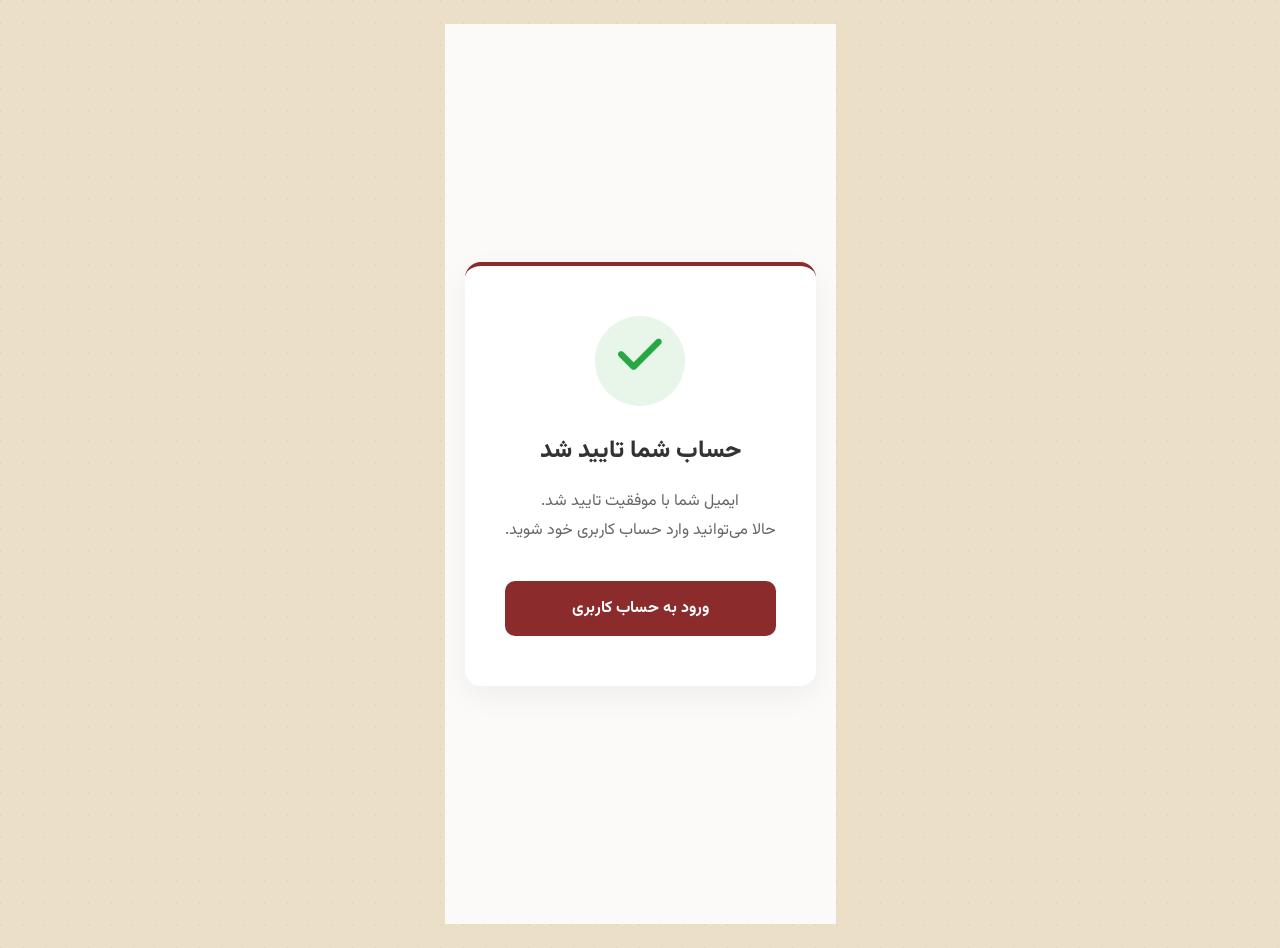
<file: confirm.html>
<!doctype html>
<html lang="fa" dir="rtl">
  <head>
    <meta charset="UTF-8" />
    <meta name="viewport" content="width=device-width, initial-scale=1.0" />
    <title>تایید حساب | خاک و دست</title>
    <link rel="icon" type="image/svg+xml" href="./imges/favicon.svg" />
    <link
      rel="stylesheet"
      href="https://cdnjs.cloudflare.com/ajax/libs/font-awesome/6.5.1/css/all.min.css"
    />
    <link rel="stylesheet" href="./css/webfont.css" />
    <link rel="stylesheet" href="./css/style.css" />
    <link rel="stylesheet" href="./css/auth.css" />

    <style>
      /* تنظیمات اختصاصی این صفحه */
      .confirm-container {
        display: flex;
        justify-content: center;
        align-items: center;
        min-height: 100vh;
        /* رنگ پس‌زمینه ملایم که با استایل سایت هماهنگ است */
        background-color: #fcfaf8;
        padding: 20px;
      }

      .confirm-card {
        background: #ffffff;
        padding: 50px 40px;
        border-radius: 16px;
        box-shadow: 0 10px 30px rgba(0, 0, 0, 0.05);
        text-align: center;
        max-width: 450px;
        width: 100%;
        border-top: 4px solid #8b2b2b; /* رنگ برند شما */
        animation: slideUp 0.5s ease-out forwards;
      }

      /* آیکون تیک */
      .confirm-icon {
        font-size: 50px;
        color: #28a745;
        margin-bottom: 20px;
        background: #e8f5e9;
        width: 90px;
        height: 90px;
        line-height: 90px;
        border-radius: 50%;
        margin: 0 auto 25px auto;
      }

      .confirm-title {
        font-size: 1.5rem;
        font-weight: 800;
        color: #333;
        margin-bottom: 15px;
      }

      .confirm-text {
        color: #666;
        font-size: 1rem;
        line-height: 1.8;
        margin-bottom: 35px;
      }

      .btn-confirm-login {
        display: inline-block;
        background-color: #8b2b2b;
        color: #ffffff;
        padding: 14px 30px;
        text-decoration: none;
        border-radius: 10px;
        font-weight: bold;
        width: 100%;
        box-sizing: border-box;
        transition: all 0.3s ease;
        border: none;
        cursor: pointer;
      }

      .btn-confirm-login:hover {
        background-color: #6a1a1a;
        transform: translateY(-2px);
        box-shadow: 0 5px 15px rgba(139, 43, 43, 0.3);
      }

      @keyframes slideUp {
        from {
          opacity: 0;
          transform: translateY(30px);
        }
        to {
          opacity: 1;
          transform: translateY(0);
        }
      }
    </style>
  </head>

  <!-- کلاس auth-body را از خود سایت شما استفاده کردیم تا رنگ پس‌زمینه یکسان باشد -->
  <body class="auth-body">
    <div class="confirm-container">
      <div class="confirm-card">
        <!-- استفاده از آیکون فونت‌آوسام که در سایت دارید -->
        <div class="confirm-icon">
          <i class="fa-solid fa-check"></i>
        </div>

        <h1 class="confirm-title">حساب شما تایید شد</h1>

        <p class="confirm-text">
          ایمیل شما با موفقیت تایید شد.<br />
          حالا می‌توانید وارد حساب کاربری خود شوید.
        </p>

        <a href="login.html" class="btn-confirm-login">ورود به حساب کاربری</a>
      </div>
    </div>
  </body>
</html>
</file>
<file: css/webfont.css>
@import url("https://fonts.googleapis.com/css2?family=Lalezar&family=Vazirmatn:wght@300;400;500;600;700;800&family=JetBrains+Mono:wght@400;500&display=swap");
:root {
  --font-body: "Vazirmatn", sans-serif;
  --font-display: "Lalezar", sans-serif;
  --font-mono: "JetBrains Mono", monospace;
}
</file>
<file: css/style.css>
:root {
  color-scheme: light only;
  --sand: #ebdfc7; /* بدنه خاک رس نپخته */
  --sand-light: #f6efde;
  --clay: #b24a2b; /* سرخ خاک پخته */
  --clay-dark: #8e3a21;
  --glaze: #4c6b58; /* سبز لعاب سلادون */
  --glaze-light: #7c9a85;
  --ink: #2c221a;
  --ink-soft: #6b5a48;
  --line: #d9c9a8;
  --paper: #fbf6ec;
  --radius-organic: 255px 15px 225px 15px / 15px 225px 15px 255px;
  --radius-hero: 60% 10% 60% 10%/10% 60% 10% 60%;
  --ease: cubic-bezier(0.22, 0.61, 0.36, 1);
}

* {
  box-sizing: border-box;
}
html {
  scroll-behavior: smooth;
  color-scheme: light only;
}
body {
  margin: 0;
  background: var(--sand);
  color: var(--ink);
  font-family: var(--font-body);
  line-height: 1.7;
  -webkit-font-smoothing: antialiased;
  background-image: radial-gradient(
    circle at 1px 1px,
    rgba(44, 34, 26, 0.035) 1px,
    transparent 0
  );
  background-size: 22px 22px;
}
a {
  color: inherit;
  text-decoration: none;
}
ul {
  list-style: none;
  margin: 0;
  padding: 0;
}
button {
  font-family: inherit;
  cursor: pointer;
}
img {
  /* max-width: 100%; */
  display: block;
}

::selection {
  background: var(--clay);
  color: #fff;
}
:focus-visible {
  outline: 2px solid var(--glaze);
  outline-offset: 3px;
}

.display {
  font-family: var(--font-display);
  font-weight: 400;
}
.mono {
  font-family: var(--font-mono);
  letter-spacing: 0.02em;
}

.wrap {
  max-width: 1160px;
  margin: 0 auto;
  padding: 0 32px;
}

/* ---------- NAV ---------- */
.overlay {
  position: fixed;
  top: 0;
  left: 0;
  width: 100%;
  height: 100vh;
  background-color: rgba(0, 0, 0, 0.5);
  opacity: 0;
  visibility: hidden;
  transition: all 0.3s var(--ease);
  z-index: 99;
  cursor: pointer;
}
.overlay.show {
  opacity: 1;
  visibility: visible;
}
.disable {
  opacity: 0.3;
  pointer-events: note !important;
  cursor: not-allowed !important;
}
header.nav {
  position: fixed;
  inset-inline: 0;
  top: 0;
  z-index: 99;
  background: rgba(235, 223, 199, 0.86);
  backdrop-filter: blur(8px);
  border-bottom: 1px solid var(--line);
}
.nav-inner {
  position: relative;
  max-width: 1160px;
  margin: 0 auto;
  padding: 16px 32px;
  display: flex;
  align-items: center;
  justify-content: space-between;
}
.nav-logo {
  display: inline-flex;
  flex-direction: column;
  align-items: center;
  gap: 0.06em;
  font-family: "Lalezar", var(--font-display), sans-serif;
  font-size: 1.9rem; /* اندازه کل لوگو؛ همه چیز با em مقیاس می‌گیرد */
  line-height: 1.1;
  color: var(--clay-dark, #2b1d16);
  text-decoration: none;
}

.nav-logo .logo-words {
  display: flex;
  align-items: center;
  gap: 0.14em;
}

.nav-logo .khak {
  color: var(--clay-dark, #2b1d16);
}
.nav-logo .dast {
  color: #b24a2b;
}

.nav-logo .mark {
  height: 1em;
  width: 0.72em;
  flex-shrink: 0;
  display: block;
  margin-top: -0.04em;
}

.nav-logo .swash {
  width: 100%;
  height: 0.2em;
  display: block;
}
/* logo webp for login & signup pages */
.auth-logo {
  width: 100%;
  max-width: 350px;
  /* height: 60px; */
  margin: 0 auto 15px auto;
}

.auth-logo img {
  width: clamp(120px, 50%, 220px);
  margin: 0 auto;
  height: auto;
  display: block;
}
.nav-links {
  display: flex;
  gap: 38px;
}
.nav-links a {
  font-size: 0.95rem;
  font-weight: 600;
  color: var(--ink-soft);
  position: relative;
  padding: 4px 2px;
  transition: color 0.25s var(--ease);
}
.nav-links a::after {
  content: "";
  position: absolute;
  right: 0;
  left: 0;
  bottom: -3px;
  height: 2px;
  background: var(--clay);
  transform: scaleX(0);
  transform-origin: left;
  transition: transform 0.3s var(--ease);
  border-radius: 2px;
}
.nav-links a:hover {
  color: var(--ink);
}
.nav-links a:hover::after {
  transform: scaleX(1);
}
.mobile-order-btn {
  display: none;
}

.nav-cta:hover {
  background: var(--clay-dark);
  transform: translateY(-2px);
}
/* login and guest */
.nav-actions {
  display: flex;
  align-items: center;
  gap: 20px;
}
/* استایل آیکون سبد خرید در header */
.cart-icon-wrapper {
  position: relative;
  display: flex;
  align-items: center;
  justify-content: center;
  color: var(--ink);
  font-size: 1.4rem;
  margin-right: 15px;
  transition:
    color 0.3s ease,
    transform 0.2s ease;
}

.cart-icon-wrapper:hover {
  color: var(--clay);
  transform: scale(1.05);
}

/* نشانگر تعداد (دایره قرمز روی آیکون) */
.cart-badge {
  position: absolute;
  top: -6px;
  right: -8px;
  background-color: var(--clay);
  color: var(--paper);
  font-size: 0.7rem;
  font-weight: bold;
  width: 18px;
  height: 18px;
  border-radius: 50%;
  display: flex;
  align-items: center;
  justify-content: center;
  border: 2px solid var(--sand-light); /* حاشیه به رنگ هدر */
  transition: all 0.3s ease;
}

/* اگر سبد خرید خالی بود (عدد صفر)، نشانگر را کمی کمرنگ‌تر یا مخفی کنیم (اختیاری) */
.cart-badge[data-count="0"] {
  display: none;
}
/* دکمه سفارش محصول */
.nav-cta {
  display: none;
  background-color: var(--clay);
  color: var(--paper);
  padding: 8px 20px;
  border-radius: 8px;
  text-decoration: none;
  font-weight: bold;
  font-size: 14px;
  white-space: nowrap; /* جلوگیری از شکستن متن */
}

/* --- حالت مهمان (ورود / ثبت نام) --- */
.guest-links {
  display: flex;
  align-items: center;
  gap: 8px;
  font-size: 14px;
}

.nav-auth-link {
  color: var(--ink);
  text-decoration: none;
  font-weight: 600;
  transition: color 0.3s ease;
}

.nav-auth-link:hover {
  color: var(--clay-dark);
}

.divider {
  color: var(--glaze);
}

/* --- حالت کاربر لاگین شده (پروفایل) --- */
.user-nav-container {
  visibility: hidden;
}
.user-logged-in {
  display: none;
  align-items: center;
  gap: 12px;
  background-color: var(--paper);
  padding: 6px 15px;
  border-radius: 50px;
  border: 1px solid var(--paper);
  white-space: nowrap;
}

.profile-dropdown {
  display: flex;
  align-items: center;
  gap: 8px;
  text-decoration: none;
  color: var(--ink);
  font-weight: bold;
  font-size: 14px;
}

.profile-dropdown i {
  color: var(--clay);
  font-size: 16px;
}

.profile-dropdown:hover {
  color: var(--clay);
}

#logout-btn {
  background: none;
  border: none;
  color: var(--clay);
  cursor: pointer;
  font-size: 15px;
  padding: 0;
  display: flex;
  align-items: center;
  transition: transform 0.2s;
}

#logout-btn:hover {
  transform: scale(1.15);
}
.nav-toggle {
  display: none;
  background: none;
  border: none;
  width: 28px;
  height: 20px;
  position: relative;
}
.nav-toggle span,
.nav-toggle span::before,
.nav-toggle span::after {
  content: "";
  position: absolute;
  right: 0;
  left: 0;
  height: 2px;
  background: var(--ink);
}
.nav-toggle span {
  top: 9px;
}
.nav-toggle span::before {
  top: -8px;
}
.nav-toggle span::after {
  top: 8px;
}

/* ---------- HERO ---------- */
.hero {
  padding: 175px 0 90px;
  display: grid;
  grid-template-columns: 1.05fr 0.95fr;
  gap: 50px;
  align-items: center;
  border-top: none;
}
.hero-eyebrow {
  display: inline-flex;
  align-items: center;
  gap: 10px;
  font-size: 0.85rem;
  color: var(--glaze);
  font-weight: 700;
  margin-bottom: 22px;
}
.hero-eyebrow::before {
  content: "❖";
}
h1.hero-title {
  font-family: var(--font-display);
  font-weight: 400;
  font-size: clamp(2.6rem, 5.6vw, 4.4rem);
  line-height: 1.18;
  margin: 0 0 24px;
  color: var(--ink);
}
h1.hero-title .accent {
  color: var(--clay);
}
.hero-sub {
  font-size: 1.1rem;
  color: var(--ink-soft);
  max-width: 46ch;
  margin: 0 0 36px;
}
.hero-actions {
  display: flex;
  gap: 16px;
  flex-wrap: wrap;
}
.btn {
  display: inline-flex;
  align-items: center;
  gap: 10px;
  padding: 15px 28px;
  font-size: 0.96rem;
  font-weight: 700;
  transition:
    transform 0.25s var(--ease),
    background 0.25s var(--ease),
    border-color 0.25s var(--ease);
}
.btn-primary {
  background: var(--clay);
  color: #fff;
  border-radius: 999px 10px 999px 10px;
}
.btn-primary:hover {
  background: var(--clay-dark);
  transform: translateY(-2px);
}
.btn-ghost {
  border: 2px solid var(--ink);
  border-radius: 10px 999px 10px 999px;
  color: var(--ink);
}
.btn-ghost:hover {
  border-color: var(--glaze);
  color: var(--glaze);
  transform: translateY(-2px);
}

.hero-art {
  position: relative;
  display: flex;
  align-items: center;
  justify-content: center;
  border-radius: var(--radius-hero);
  overflow: hidden;
}
.hero-art img {
  width: 100%;
  object-fit: cover;
  animation: breathe 4s ease-in-out infinite alternate;

  /* max-width: 500px; */
  /* height: auto; */
}

@keyframes breathe {
  0% {
    transform: scale(1) rotate(0deg);
  }
  100% {
    transform: scale(1.1) rotate(5deg);
  }
}

/* ---------- SECTION SHELL ---------- */
section {
  padding: 96px 0;
  border-top: 1px dashed var(--line);
}
.section-head {
  display: flex;
  align-items: flex-end;
  justify-content: space-between;
  gap: 20px;
  margin-bottom: 54px;
  flex-wrap: wrap;
}
.section-tag {
  font-size: 0.82rem;
  color: var(--clay);
  font-weight: 700;
  display: block;
  margin-bottom: 10px;
}
.section-title {
  font-family: var(--font-display);
  font-weight: 400;
  font-size: clamp(1.9rem, 3.4vw, 2.7rem);
  margin: 0;
  color: var(--ink);
}
.section-desc {
  max-width: 40ch;
  color: var(--ink-soft);
  font-size: 0.98rem;
}

/* ---------- ABOUT ---------- */
.about-grid {
  display: grid;
  grid-template-columns: 0.9fr 1.1fr;
  gap: 64px;
  align-items: center;
}
.about-visual {
  aspect-ratio: 4/4;
  background: linear-gradient(155deg, var(--glaze-light), var(--glaze));
  border-radius: var(--radius-organic);
  display: flex;
  align-items: center;
  justify-content: center;
  overflow: hidden;
}
.about-visual svg {
  width: 52%;
}
.about-visual img {
  width: 100%;
  object-fit: cover;
  height: 100%;
}
.about-text p {
  font-size: 1.05rem;
  color: var(--ink-soft);
  margin: 0 0 18px;
}
.about-text strong {
  color: var(--ink);
  font-weight: 700;
}
.about-quote {
  margin-top: 26px;
  padding: 22px 26px;
  background: var(--paper);
  border-right: 3px solid var(--clay);
  border-radius: 4px 18px 4px 18px;
  font-family: var(--font-display);
  font-size: 1.25rem;
  color: var(--clay-dark);
}

/* ---------- MATERIALS STRIP ---------- */
.materials {
  display: flex;
  justify-content: space-between;
  flex-wrap: wrap;
  gap: 30px;
  padding: 40px 0;
}
.material-item {
  flex: 1;
  min-width: 180px;
  text-align: center;
}
.material-item .ico {
  width: 54px;
  height: 54px;
  margin: 0 auto 14px;
  color: var(--clay);
}
.material-item .t {
  font-weight: 700;
  margin-bottom: 6px;
}
.material-item .d {
  font-size: 0.86rem;
  color: var(--ink-soft);
}

/* ---------- PRODUCTS (signature: irregular handmade cards) ---------- */
.product-grid {
  display: grid;
  grid-template-columns: repeat(auto-fill, minmax(220px, 1fr));
  gap: 30px;
}
.product-card {
  background: var(--paper);
  padding: 20px 20px 26px;
  border: 1px solid var(--line);
  transition:
    transform 0.35s var(--ease),
    box-shadow 0.35s var(--ease);
}
.product-card:nth-child(4n + 1) {
  border-radius: 190px 20px 190px 20px / 20px 190px 20px 190px;
}
.product-card:nth-child(4n + 2) {
  border-radius: 20px 190px 20px 190px / 190px 20px 190px 20px;
}
.product-card:nth-child(4n + 3) {
  border-radius: 140px 30px 200px 30px / 30px 200px 30px 140px;
}
.product-card:nth-child(4n + 4) {
  border-radius: 30px 200px 30px 140px / 140px 30px 200px 30px;
}
.product-card:hover {
  transform: translateY(-6px) rotate(-1deg);
  box-shadow: 0 24px 40px -20px rgba(44, 34, 26, 0.28);
}
.product-card:nth-child(even):hover {
  transform: translateY(-6px) rotate(1deg);
}
.product-image {
  aspect-ratio: 4/5;
  margin-bottom: 18px;
  display: flex;
  align-items: center;
  justify-content: center;
  overflow: hidden;
  background-color: var(--sand-light);
}
.product-image img {
  object-fit: cover;
  object-position: center;
  width: 100%;
  height: 100%;
  mix-blend-mode: multiply;
}
.product-card:nth-child(4n + 1) .product-image {
  border-radius: 190px 20px 190px 20px / 20px 190px 20px 190px;
  /* background: linear-gradient(150deg, #c97a4f, var(--clay)); */
}
.product-card:nth-child(4n + 2) .product-image {
  border-radius: 20px 190px 20px 190px / 190px 20px 190px 20px;
  /* background: linear-gradient(150deg, var(--glaze-light), var(--glaze)); */
}
.product-card:nth-child(4n + 3) .product-image {
  border-radius: 140px 30px 200px 30px / 30px 200px 30px 140px;
  /* background: linear-gradient(150deg, #d8a968, var(--clay-dark)); */
}
.product-card:nth-child(4n + 4) .product-image {
  border-radius: 30px 200px 30px 140px / 140px 30px 200px 30px;
  /* background: linear-gradient(150deg, #8fa88f, #43594a); */
}
.product-image svg {
  width: 46%;
  opacity: 0.9;
}
.product-name {
  font-weight: 700;
  font-size: 1.05rem;
  margin-bottom: 6px;
}
.product-meta {
  display: flex;
  align-items: center;
  justify-content: space-between;
  font-size: 0.88rem;
  color: var(--ink-soft);
}
.product-price {
  font-family: var(--font-mono);
  color: var(--clay-dark);
  font-weight: 600;
}
/* basket button */
.add-to-cart-btn {
  display: flex;
  align-items: center;
  justify-content: center;
  gap: 8px;
  width: 70%;
  margin-top: 15px;
  padding: 8px 3px;
  background-color: var(--clay);
  color: var(--paper);
  border: none;
  border-radius: var(--radius-organic);
  font-family: inherit;
  font-size: 0.9rem;
  font-weight: bold;
  cursor: pointer;

  box-shadow:
    2px 0px 6px var(--clay-dark),
    0 0 6px rgba(0, 0, 0, 0.2);
  transition: all 0.3s cubic-bezier(0.25, 0.8, 0.25, 1);
}

.add-to-cart-btn:hover {
  background-color: var(--clay-dark);
  transform: translateY(-3px);
  box-shadow:
    2px 0px 6px var(--clay-dark),
    0 0 6px rgba(0, 0, 0, 0.2);
}

.add-to-cart-btn:active {
  transform: translateY(1px);
  box-shadow: 0 2px 5px rgba(142, 58, 33, 0.2);
}

.add-to-cart-btn i {
  font-size: 1.1rem;
  transition: transform 0.3s ease;
}

.add-to-cart-btn:hover i {
  transform: scale(1.15) rotate(-5deg);
}
/* ---------- TESTIMONIAL ---------- */
.testimonial {
  text-align: center;
}
.testimonial blockquote {
  font-family: var(--font-display);
  font-size: clamp(1.4rem, 3vw, 2rem);
  max-width: 26ch;
  margin: 0 auto 22px;
  color: var(--ink);
}
.testimonial cite {
  font-style: normal;
  color: var(--ink-soft);
  font-size: 0.92rem;
}

/* ---------- CONTACT ---------- */
.contact-grid {
  display: grid;
  grid-template-columns: 1fr 1fr;
  gap: 60px;
}
.contact-info .row {
  display: flex;
  gap: 16px;
  padding: 18px 0;
  border-bottom: 1px dashed var(--line);
}
.contact-info .row .k {
  width: 100px;
  color: var(--ink-soft);
  font-size: 0.9rem;
  flex-shrink: 0;
}
.contact-info .row .v {
  font-weight: 600;
}
.contact-form {
  display: flex;
  flex-direction: column;
  gap: 14px;
}
.contact-form input,
.contact-form textarea {
  font-family: inherit;
  font-size: 0.96rem;
  padding: 14px 16px;
  border: 1px solid var(--line);
  background: var(--paper);
  border-radius: 8px;
  color: var(--ink);
}
.warning-name,
.warning-email,
.warning-message {
  font-family: inherit;
  font-size: 0.8rem;
  color: var(--clay);
  margin: 0;
}
.hidden {
  display: none;
}
.contact-form textarea {
  min-height: 110px;
  resize: vertical;
}
.contact-form input:focus,
.contact-form textarea:focus {
  border-color: var(--clay);
  outline: none;
}

.contact-form button {
  align-self: flex-start;
  background: var(--clay);
  color: #fff;
  border: none;
  padding: 14px 30px;
  font-weight: 700;
  font-size: 0.96rem;
  border-radius: 999px 10px 999px 10px;
  transition: all 0.25s var(--ease);
}
.contact-form button:hover {
  background: var(--clay-dark);
}

footer {
  padding: 32px 0;
  text-align: center;
  font-size: 0.82rem;
  color: var(--ink-soft);
  border-top: 1px dashed var(--line);
}
/* logout modal styles */
.modal-overlay {
  position: fixed;
  top: 0;
  left: 0;
  width: 100%;
  height: 100%;
  background-color: rgba(44, 34, 26, 0.6); /* رنگ --ink با شفافیت */
  backdrop-filter: blur(4px); /* افکت تاری پس‌زمینه */
  display: flex;
  justify-content: center;
  align-items: center;
  z-index: 1000;
  opacity: 1;
  transition: opacity 0.3s ease;
}

/* کلاس مخفی کردن (با جاوااسکریپت فعال می‌شود) */
.modal-overlay.hidden {
  visibility: hidden;
  opacity: 0;
}
.modal-overlay:not(.hidden) {
  opacity: 1;
  visibility: visible;
}

/* محتوای مودال */
.modal-content {
  background-color: var(--paper); /* رنگ پس‌زمینه سایت */
  padding: 30px;
  border-radius: 16px;
  width: 90%;
  max-width: 400px;
  text-align: center;
  box-shadow: 0 10px 30px rgba(0, 0, 0, 0.2);
  border: 1px solid var(--line);
  transform: translateY(30px);
  transition: transform 0.5s ease-out;
}
.modal-overlay:not(.hidden) .modal-content {
  transform: translateY(0);
}

.modal-icon {
  width: 60px;
  height: 60px;
  border-radius: 50%;
  display: flex;
  justify-content: center;
  align-items: center;
  font-size: 24px;
  margin: 0 auto 20px auto;
  transform: translateY(10px);
  transition: transform 0.9s ease-out;
}

.warning-icon {
  background-color: rgba(178, 74, 43, 0.1); /* --clay با شفافیت */
  color: var(--clay);
}

.modal-content h2 {
  color: var(--ink);
  font-size: 1.2rem;
  margin-bottom: 10px;
}

.modal-content p {
  color: var(--ink-soft);
  font-size: 0.95rem;
  margin-bottom: 25px;
  line-height: 1.6;
}

/* دکمه‌ها */
.modal-actions {
  display: flex;
  gap: 10px;
  justify-content: center;
}

.modal-actions button {
  padding: 10px 20px;
  border-radius: 8px;
  font-weight: bold;
  cursor: pointer;
  font-family: inherit;
  font-size: 0.9rem;
  transition: all 0.3s ease;
  border: none;
  flex: 1;
}

.btn-confirm-logout {
  background-color: var(--clay);
  color: #fff;
}

.btn-confirm-logout:hover {
  background-color: var(--clay-dark);
}

.btn-cancel-logout {
  background-color: var(--sand-light);
  color: var(--ink);
  border: 1px solid var(--line) !important;
}

.btn-cancel-logout:hover {
  background-color: var(--sand);
}
/* ---------- RESPONSIVE ---------- */
@media (max-width: 1160px) {
  .hero.wrap {
    max-width: 900px;
  }
}
@media (max-width: 980px) {
  .product-grid {
    grid-template-columns: repeat(2, 1fr);
  }
  .hero {
    grid-template-columns: 1fr;
  }
  .hero-art {
    order: -1;
    width: 80%;
  }

  .about-grid,
  .contact-grid {
    grid-template-columns: 1fr;
  }
  .about-visual {
    max-width: 600px;
    margin: 0 auto;
  }
  .about-text {
    max-width: 600px;
    margin: 0 auto;
  }
}
@media (max-width: 884px) {
  /* .nav-links, */
  .nav-cta {
    display: none;
    font-size: 0.7rem;
    padding: 8px 12px;
  }
  .mobile-order-btn {
    display: none;
    color: var(--clay);
    font-weight: bold;
    margin-top: 1rem;
  }
  .nav-actions {
    gap: 1.5rem;
  }
  .nav-toggle {
    display: block;
    z-index: 102;
  }
  .nav-toggle.active span {
    height: 0;
    background-color: transparent;
  }
  .nav-toggle.active span::before {
    top: 0;
    transform: rotate(45deg);
    background-color: var(--ink);
  }
  .nav-toggle.active span::after {
    top: 0;
    transform: rotate(-45deg);
    background-color: var(--ink);
  }

  .nav-links {
    /* visibility: hidden; */
    flex-direction: column;
    gap: 0.5rem;
    background-color: var(--sand-light);
    position: fixed;
    top: 3.5rem;
    left: 0;
    height: 100vh;
    border: 1px solid var(--line);
    border-radius: 0 1rem 1rem 0;
    padding: 1.5rem 0.5rem 0 0;
    z-index: 100;
    backdrop-filter: blur(8px);
    width: 200px;
    opacity: 0;
    transform: translateX(-200px);
    transition:
      transform 0.4s var(--ease),
      opacity 0.4s var(--ease);
  }

  .nav-links.open {
    /* visibility: visible; */
    transform: translateX(0);
    opacity: 1;
  }
  .hero {
    padding: 150px 0 60px;
  }
}
@media (max-width: 520px) {
  .nav-toggle {
    width: 24px;
    height: 20px;
  }
  .wrap {
    padding: 0 20px;
  }
  .product-grid {
    grid-template-columns: 1fr;
  }
  section {
    padding: 66px 0;
  }
  .materials {
    flex-direction: column;
  }
  .hero {
    margin-top: 6.5rem;
  }
  /* profile */
  .user-logged-in {
    padding: 4px 8px;
    gap: 5px;
  }

  .profile-dropdown {
    font-size: 12px;
  }

  .profile-dropdown i {
    font-size: 12px;
  }

  #logout-btn i {
    font-size: 12px;
  }

  .nav-logo {
    font-size: 16px;
  }
  .user-nav-container {
    margin-left: 1.5rem;
  }

  .nav-actions {
    gap: 8px;
  }
  /* logout modal */
  .modal-content {
    max-width: 250px;
  }
  .modal-content h2,
  .modal-content p {
    font-size: 0.8rem;
  }
  .modal-actions {
    flex-direction: column;
  }
  .modal-actions button {
    font-size: 0.75rem;
  }
}

@media (prefers-reduced-motion: reduce) {
  * {
    animation: none !important;
    transition: none !important;
    scroll-behavior: auto !important;
  }
}
</file>
<file: css/auth.css>
.auth-body {
  position: relative;
  display: flex;
  justify-content: center;
  align-items: center;
  min-height: 100vh;
  margin: 0;
  padding: 1.5rem;
  box-sizing: border-box;
}
.breadcrumb-container {
  display: flex;
  align-items: center;
  position: absolute;
  top: 2rem;
  right: 2rem;
}
.back-home {
  color: var(--clay);
  font-weight: 700;
  text-decoration: none;
  font-size: 0.9rem;
  display: flex;
  align-items: center;
  font-weight: 600;
  transition: color 0.4s ease;
  z-index: 10;
}
.breadcrumb {
  font-weight: 700;
  top: 1.9rem;
  right: 3.5rem;
  font-size: 0.9rem;
  padding-right: 0.5rem;
  color: var(--ink-soft);
}

/* --- کانتینر اصلی و کارت --- */
.auth-container {
  width: 100%;
  max-width: 450px; /* پهنای کارت رو محدود می‌کنه */
}

.auth-card {
  background-color: #fff; /* سفید برای تضاد با پس‌زمینه کرم */
  padding: 40px 30px;
  border-radius: 20px;
  box-shadow: 0 10px 40px rgba(0, 0, 0, 0.08); /* سایه نرم */
  border: 1px solid var(--line); /* حاشیه کم‌رنگ */
}

/* --- بخش بالای کارت (لوگو و عنوان) --- */
.auth-header {
  text-align: center;
  margin-bottom: 30px;
}

.auth-logo {
  width: 100%;
  max-width: 350px;
  /* height: 60px; */
  margin: 0 auto 15px auto;
}

.auth-logo img {
  width: clamp(120px, 50%, 220px);
  margin: 0 auto;
  height: auto;
  display: block;
}

.auth-header h2 {
  color: var(--ink);
  font-family: var(--font-display);
  font-size: 1.6rem;
  margin-bottom: 8px;
}

.auth-header p {
  font-family: var(--font-display);
  color: var(--ink-soft);
  font-size: 0.9rem;
}

/* --- فرم و فیلدها --- */
.auth-form {
  display: flex;
  flex-direction: column;
  gap: 18px; /* فاصله بین فیلدها */
}

.form-group {
  display: flex;
  flex-direction: column;
  gap: 6px;
}

.form-group label {
  font-size: 0.9rem;
  font-weight: bold;
  color: var(--ink);
}

/* --- پوشش اینپوت (برای آیکون چشم) --- */
.input-wrapper {
  position: relative;
  display: flex;
  align-items: center;
  width: 100%;
}

.auth-input {
  width: 100%;
  padding: 12px 16px;
  font-family: inherit;
  font-size: 1rem;
  color: var(--ink);
  background-color: var(--sand-light); /* پس‌زمینه کرم روشن */
  border: 1px solid var(--line);
  border-radius: 8px;
  transition: all 0.3s ease;
  box-sizing: border-box;
}

/* استایل وقتی کاربر روی اینپوت کلیک می‌کنه */
.auth-input:focus {
  outline: none;
  border-color: var(--clay);
  background-color: #fff;
  box-shadow: 0 0 0 3px rgba(178, 74, 43, 0.1); /* هاله سرخ‌گلی */
}

/* استایل جایگزین (Placeholder) */
.auth-input::placeholder {
  color: var(--ink-soft);
  opacity: 0.6;
}

/* --- آیکون چشم پسورد --- */
.eye-icon-password,
.eye-icon-confirm {
  position: absolute;
  left: 15px;
  color: var(--ink-soft);
  cursor: pointer;
  transition: color 0.3s;
  z-index: 100;
}

.eye-icon-password:hover,
.eye-icon-confirm:hover {
  color: var(--clay);
}

/* فاصله متن داخل اینپوت از آیکون چشم */
#password {
  padding-left: 40px;
}

/* --- پیغام‌های خطا --- */
.error-message {
  color: #d32f2f; /* قرمز */
  font-size: 0.8rem;
  margin-top: 4px;
}

.hidden {
  display: none !important;
}
/* forget password */
.login-option {
  display: flex;
  justify-content: space-between;
  align-items: center;
}
.forgot-password-link {
  color: var(--clay);
  font-size: 0.8rem;
}
.login-option a:hover {
  color: var(--ink);
}
/* --- دکمه ثبت‌نام --- */
.auth-btn {
  margin-top: 10px;
  padding: 14px;
  background-color: var(--clay); /* رنگ سرخ پخته */
  color: #fff;
  border: none;
  border-radius: 8px;
  font-family: inherit;
  font-size: 1.1rem;
  font-weight: bold;
  cursor: pointer;
  transition:
    background-color 0.3s ease,
    transform 0.2s ease;
}

.auth-btn:hover {
  background-color: var(--clay-dark);
  transform: translateY(-2px); /* افکت بالا رفتن */
}

.auth-btn:disabled {
  opacity: 0.6;
  cursor: not-allowed;
  transform: none;
}

/* --- لینک پایین کارت (ورود) --- */
.auth-footer {
  text-align: center;
  margin-top: 25px;
  padding-top: 20px;
  border-top: 1px solid var(--line);
}

.auth-footer p {
  font-size: 0.9rem;
  color: var(--ink-soft);
}

.auth-footer a {
  color: var(--clay);
  text-decoration: none;
  font-weight: bold;
  transition: color 0.3s;
}

.auth-footer a:hover {
  color: var(--clay-dark);
  text-decoration: underline;
}

/* --- ریسپانسیو برای لینک‌های بالای فرم --- */
@media (max-width: 880px) {
  .breadcrumb-container {
    position: static;
    display: flex;
    justify-content: center;
    width: 100%;
    margin-bottom: 1.5rem;
  }
  body {
    display: flex;
    flex-direction: column;
    justify-content: flex-start;
  }
}
/* --- ریسپانسیو (موبایل) --- */

@media (max-width: 480px) {
  .auth-card {
    padding: 30px 20px;
  }

  .back-home {
    top: 15px;
    right: 15px;
    font-size: 0.85rem;
  }
  .login-option {
    flex-direction: column;
    align-items: flex-start;
  }
  .forgot-password-link {
    margin-top: 0.8rem;
  }
}
/* =========================================
   استایل‌های مودال (Modal)
   ========================================= */

/* پس‌زمینه تیره و بلور شده (Overlay) */
.modal-screen {
  position: fixed;
  top: 0;
  left: 0;
  width: 100%;
  height: 100vh;
  background-color: rgba(44, 34, 26, 0.4); /* رنگ ink با شفافیت */
  backdrop-filter: blur(5px); /* افکت بلور */
  display: flex;
  justify-content: center;
  align-items: center;
  z-index: 1000; /* بالاتر از همه چیز */
  transition: opacity 0.3s ease;
}

/* مخفی کردن مودال */
.modal-screen.hidden {
  display: none !important; /* یا opacity: 0; visibility: hidden; */
}

/* کارت سفید مودال */
.modal-content.for-auth {
  display: flex;
  flex-direction: column;
  justify-content: flex-start;
  align-items: center;
  background-color: var(--paper);
  padding: 30px 40px;
  border-radius: 20px;
  box-shadow: 0 15px 50px rgba(0, 0, 0, 0.2);
  text-align: center;
  max-width: 400px;
  width: 90%;
  border: 1px solid var(--line);
  transform: translateY(0);
  animation: slideUp 0.4s ease forwards;
}

/* انیمیشن آمدن مودال */
@keyframes slideUp {
  from {
    opacity: 0;
    transform: translateY(20px);
  }
  to {
    opacity: 1;
    transform: translateY(0);
  }
}

/* آیکون مودال */
#iconModalScreen {
  width: 60px;
  height: 60px;
  margin-bottom: 20px;
  object-fit: contain;
}

/* متن مودال */
.modal-text {
  font-family: var(--font-body);
  font-size: 1.1rem;
  color: var(--ink);
  margin-bottom: 25px;
  line-height: 1.6;
}

/* دکمه تایید */
.modal-btn {
  background-color: var(--clay);
  color: #fff;
  border: none;
  padding: 12px 30px;
  font-family: var(--font-body);
  font-size: 1rem;
  font-weight: bold;
  border-radius: 8px;
  cursor: pointer;
  transition: background-color 0.3s ease;
}

.modal-btn:hover {
  background-color: var(--clay-dark);
}
</file>
